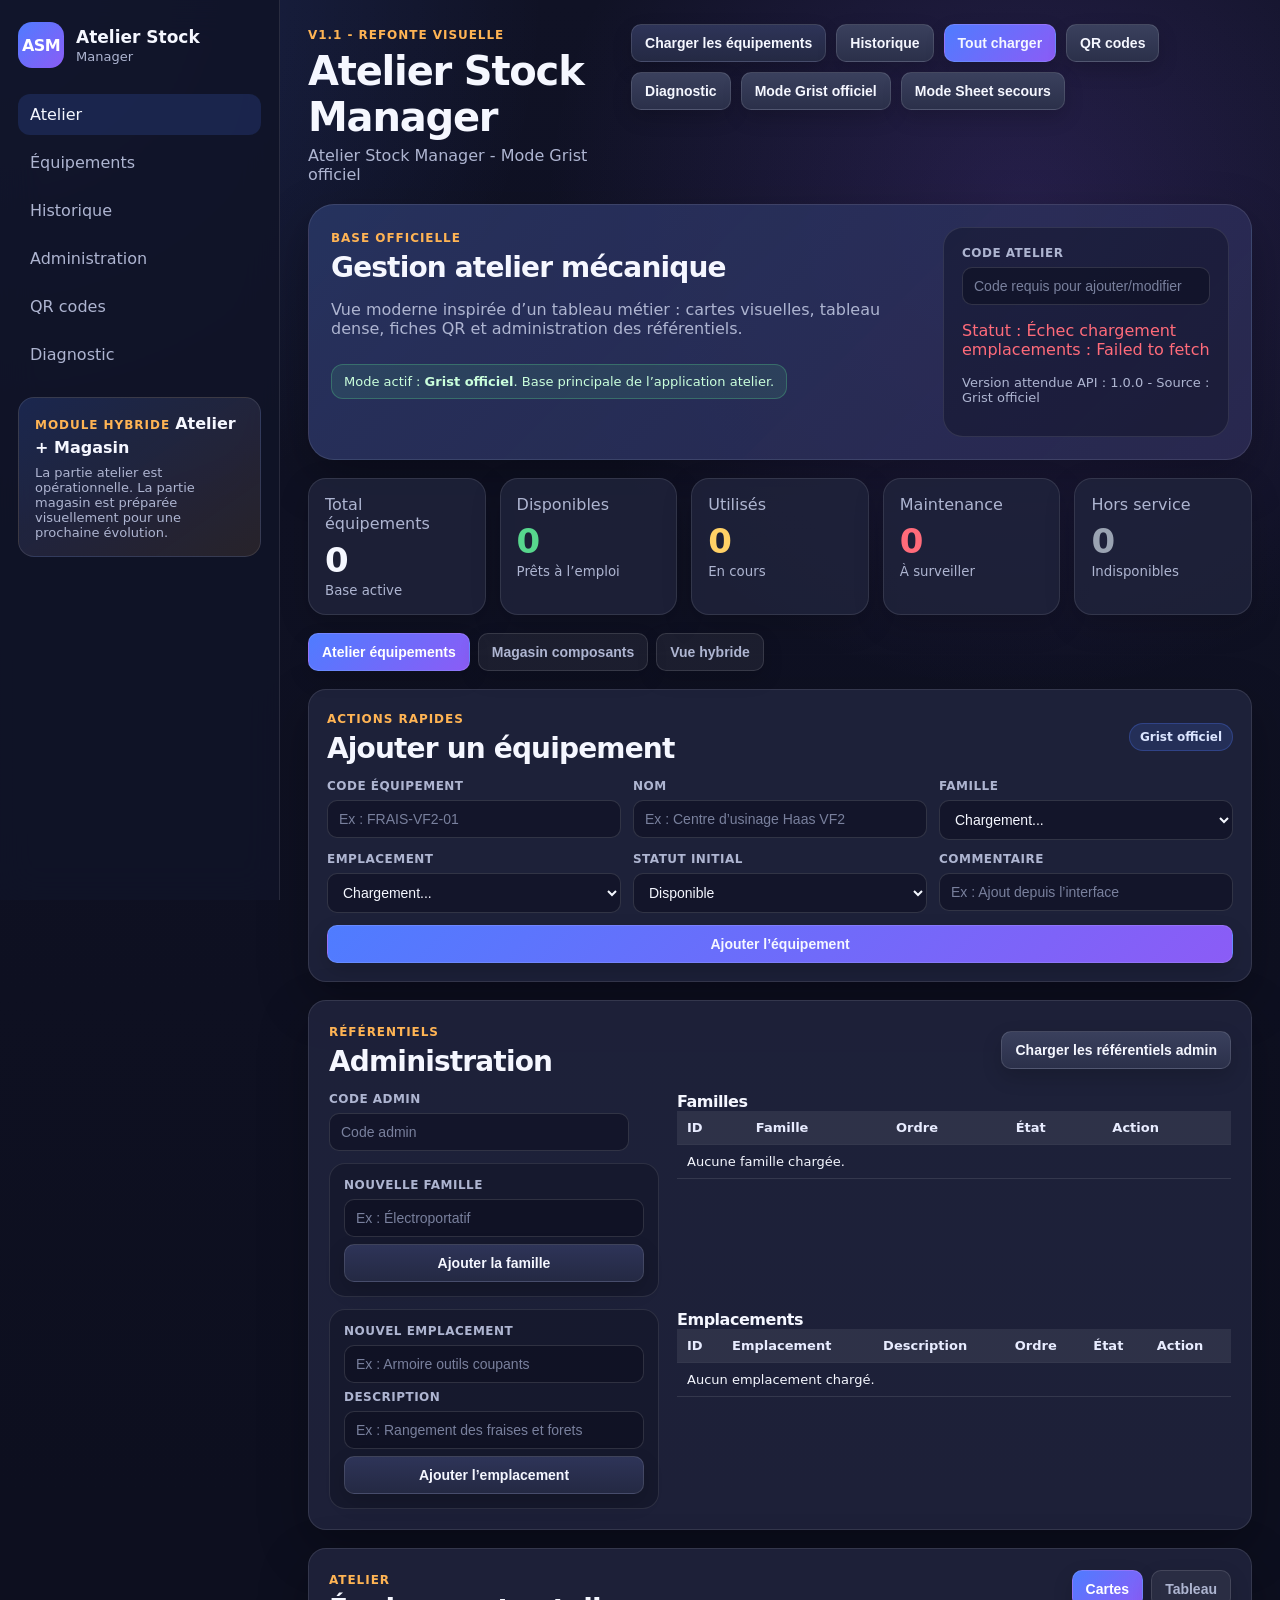
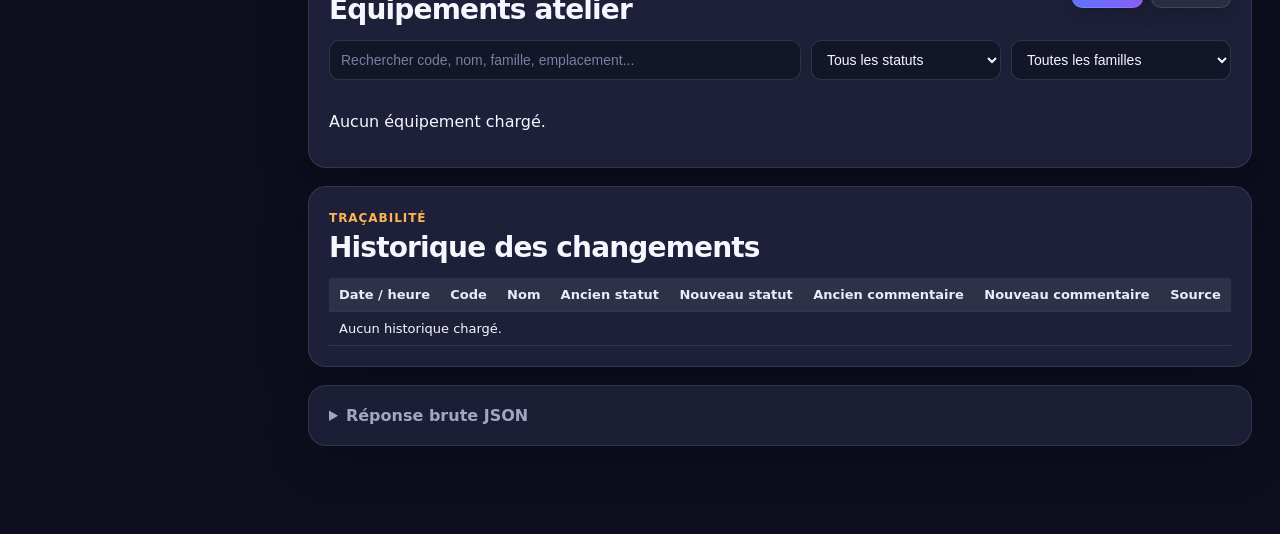
<file: index.html>
<!doctype html>
<html lang="fr">
<head>
  <meta charset="utf-8">
  <title>Atelier Stock Manager - V1.1 Hybride</title>
  <meta name="viewport" content="width=device-width, initial-scale=1">
  <link rel="stylesheet" href="style.css?v=110">
</head>

<body class="app-shell">
  <aside class="sidebar no-print">
    <div class="brand-block">
      <div class="brand-icon">ASM</div>
      <div>
        <strong>Atelier Stock</strong>
        <span>Manager</span>
      </div>
    </div>

    <nav class="side-nav">
      <a href="#atelierBoard" class="active">Atelier</a>
      <a href="#equipementsSection">Équipements</a>
      <a href="#historiqueSection">Historique</a>
      <a href="#adminSection">Administration</a>
      <a href="qrcodes.html">QR codes</a>
      <a href="diagnostic.html">Diagnostic</a>
    </nav>

    <div class="sidebar-card">
      <span class="eyebrow">Module hybride</span>
      <strong>Atelier + Magasin</strong>
      <p>La partie atelier est opérationnelle. La partie magasin est préparée visuellement pour une prochaine évolution.</p>
    </div>
  </aside>

  <main class="main-content">
    <header class="topbar no-print">
      <div>
        <p class="eyebrow">V1.1 - refonte visuelle</p>
        <h1>Atelier Stock Manager</h1>
        <p class="subtitle">Interface hybride atelier / magasin - Grist officiel</p>
      </div>
      <div class="topbar-actions actions">
        <button id="loadButton">Charger les équipements</button>
        <button id="historyButton" class="btn-secondary">Historique</button>
        <button id="refreshAllButton" class="btn-primary">Tout charger</button>
        <a href="qrcodes.html" target="_blank"><button type="button" class="btn-secondary">QR codes</button></a>
        <a href="diagnostic.html" target="_blank"><button type="button" class="btn-secondary">Diagnostic</button></a>
      </div>
    </header>

    <section class="hero-board" id="atelierBoard">
      <div class="hero-copy">
        <span class="eyebrow">Base officielle</span>
        <h2>Gestion atelier mécanique</h2>
        <p>Vue moderne inspirée d’un tableau métier : cartes visuelles, tableau dense, fiches QR et administration des référentiels.</p>
        <div class="mode-slot"></div>
      </div>
      <div class="pin-panel">
        <div class="form-field compact-field">
          <label for="writePin">Code atelier</label>
          <input id="writePin" type="password" placeholder="Code requis pour ajouter/modifier">
        </div>
        <p id="status">Statut : en attente</p>
        <p class="small">Version attendue API : 1.0.0 - Grist par défaut</p>
      </div>
    </section>

    <section class="dashboard-grid" aria-label="Indicateurs atelier">
      <article class="metric-card"><span>Total équipements</span><strong id="metricTotal">0</strong><small>Base active</small></article>
      <article class="metric-card success"><span>Disponibles</span><strong id="metricDisponible">0</strong><small>Prêts à l’emploi</small></article>
      <article class="metric-card warning"><span>Utilisés</span><strong id="metricUtilise">0</strong><small>En cours</small></article>
      <article class="metric-card danger"><span>Maintenance</span><strong id="metricMaintenance">0</strong><small>À surveiller</small></article>
      <article class="metric-card neutral"><span>Hors service</span><strong id="metricHorsService">0</strong><small>Indisponibles</small></article>
    </section>

    <section class="module-switch no-print">
      <button class="module-tab active" data-board="atelier">Atelier équipements</button>
      <button class="module-tab" data-board="magasin">Magasin composants</button>
      <button class="module-tab" data-board="hybride">Vue hybride</button>
    </section>

    <section class="card board-panel" id="magasinPreview" hidden>
      <div class="section-heading">
        <div>
          <p class="eyebrow">Préparation</p>
          <h2>Magasin composants</h2>
        </div>
        <span class="pill ghost">Module à connecter</span>
      </div>
      <div class="magasin-grid">
        <article class="stock-card preview-card"><div class="stock-image">CO</div><h3>Composants</h3><p>Quantités, seuil mini, fournisseur, QR code.</p></article>
        <article class="stock-card preview-card"><div class="stock-image">PR</div><h3>Profilés</h3><p>Bibliothèque d’éléments longs et références.</p></article>
        <article class="stock-card preview-card"><div class="stock-image">OU</div><h3>Outillage</h3><p>Stock, casiers, consommables, commandes.</p></article>
      </div>
      <p class="small">Cette zone prépare l’option hybride sans modifier les données actuelles. La V1.1 garde Grist atelier comme base principale.</p>
    </section>

    <section class="card compact-card no-print">
      <div class="section-heading">
        <div>
          <p class="eyebrow">Actions rapides</p>
          <h2>Ajouter un équipement</h2>
        </div>
        <span class="pill">Grist officiel</span>
      </div>

      <form id="addEquipementForm">
        <div class="form-grid">
          <div class="form-field">
            <label for="newCode">Code équipement</label>
            <input id="newCode" type="text" placeholder="Ex : FRAIS-VF2-01" required>
          </div>
          <div class="form-field">
            <label for="newNom">Nom</label>
            <input id="newNom" type="text" placeholder="Ex : Centre d’usinage Haas VF2" required>
          </div>
          <div class="form-field">
            <label for="newFamille">Famille</label>
            <select id="newFamille" required><option value="">Chargement...</option></select>
          </div>
          <div class="form-field">
            <label for="newEmplacement">Emplacement</label>
            <select id="newEmplacement" required><option value="">Chargement...</option></select>
          </div>
          <div class="form-field">
            <label for="newStatut">Statut initial</label>
            <select id="newStatut" required>
              <option value="Disponible">Disponible</option>
              <option value="Utilisé">Utilisé</option>
              <option value="Maintenance">Maintenance</option>
              <option value="Hors service">Hors service</option>
            </select>
          </div>
          <div class="form-field">
            <label for="newCommentaire">Commentaire</label>
            <input id="newCommentaire" type="text" placeholder="Ex : Ajout depuis l’interface">
          </div>
          <div class="form-field full">
            <button type="submit" class="btn-primary">Ajouter l’équipement</button>
          </div>
        </div>
      </form>
    </section>

    <section class="card no-print" id="adminSection">
      <div class="section-heading">
        <div>
          <p class="eyebrow">Référentiels</p>
          <h2>Administration</h2>
        </div>
        <button id="loadAdminReferentielsButton" type="button" class="btn-secondary">Charger les référentiels admin</button>
      </div>

      <div class="admin-layout">
        <div class="admin-forms">
          <div class="form-field compact-field">
            <label for="adminPin">Code admin</label>
            <input id="adminPin" type="password" placeholder="Code admin">
          </div>
          <form id="addFamilleForm" class="mini-form">
            <label for="newNomFamille">Nouvelle famille</label>
            <input id="newNomFamille" type="text" placeholder="Ex : Électroportatif" required>
            <button type="submit">Ajouter la famille</button>
          </form>
          <form id="addEmplacementForm" class="mini-form">
            <label for="newNomEmplacement">Nouvel emplacement</label>
            <input id="newNomEmplacement" type="text" placeholder="Ex : Armoire outils coupants" required>
            <label for="newDescriptionEmplacement">Description</label>
            <input id="newDescriptionEmplacement" type="text" placeholder="Ex : Rangement des fraises et forets">
            <button type="submit">Ajouter l’emplacement</button>
          </form>
        </div>

        <div class="admin-ref-grid">
          <div>
            <h3>Familles</h3>
            <div class="table-container">
              <table class="dense-table">
                <thead><tr><th>ID</th><th>Famille</th><th>Ordre</th><th>État</th><th>Action</th></tr></thead>
                <tbody id="adminFamillesBody"><tr><td colspan="5">Aucune famille chargée.</td></tr></tbody>
              </table>
            </div>
          </div>
          <div>
            <h3>Emplacements</h3>
            <div class="table-container">
              <table class="dense-table">
                <thead><tr><th>ID</th><th>Emplacement</th><th>Description</th><th>Ordre</th><th>État</th><th>Action</th></tr></thead>
                <tbody id="adminEmplacementsBody"><tr><td colspan="6">Aucun emplacement chargé.</td></tr></tbody>
              </table>
            </div>
          </div>
        </div>
      </div>
    </section>

    <section class="card" id="equipementsSection">
      <div class="section-heading">
        <div>
          <p class="eyebrow">Atelier</p>
          <h2>Équipements atelier</h2>
        </div>
        <div class="view-toggle no-print">
          <button id="viewCardsButton" type="button" class="active">Cartes</button>
          <button id="viewTableButton" type="button">Tableau</button>
        </div>
      </div>

      <div class="filters no-print">
        <input id="searchInput" type="search" placeholder="Rechercher code, nom, famille, emplacement...">
        <select id="statusFilter">
          <option value="">Tous les statuts</option>
          <option value="Disponible">Disponible</option>
          <option value="Utilisé">Utilisé</option>
          <option value="Maintenance">Maintenance</option>
          <option value="Hors service">Hors service</option>
        </select>
        <select id="familleFilter"><option value="">Toutes les familles</option></select>
      </div>

      <div id="cardsView" class="equipment-card-grid">
        <p>Aucun équipement chargé.</p>
      </div>

      <div id="tableView" class="table-container" hidden>
        <table class="dense-table">
          <thead>
            <tr>
              <th>Code</th><th>Nom</th><th>Famille</th><th>Emplacement</th><th>Statut actuel</th><th>Nouveau statut</th><th>Commentaire</th><th>Fiche</th><th>QR</th><th>Action</th>
            </tr>
          </thead>
          <tbody id="equipementsBody"><tr><td colspan="10">Aucune donnée chargée.</td></tr></tbody>
        </table>
      </div>
    </section>

    <section class="card" id="historiqueSection">
      <div class="section-heading">
        <div>
          <p class="eyebrow">Traçabilité</p>
          <h2>Historique des changements</h2>
        </div>
      </div>
      <div class="table-container">
        <table class="dense-table">
          <thead>
            <tr><th>Date / heure</th><th>Code</th><th>Nom</th><th>Ancien statut</th><th>Nouveau statut</th><th>Ancien commentaire</th><th>Nouveau commentaire</th><th>Source</th></tr>
          </thead>
          <tbody id="historiqueBody"><tr><td colspan="8">Aucun historique chargé.</td></tr></tbody>
        </table>
      </div>
    </section>

    <section class="card debug-card no-print">
      <details>
        <summary>Réponse brute JSON</summary>
        <pre id="rawJson">Aucune réponse pour le moment.</pre>
      </details>
    </section>
  </main>

  <script src="app.js?v=110"></script>
</body>
</html>
</file>
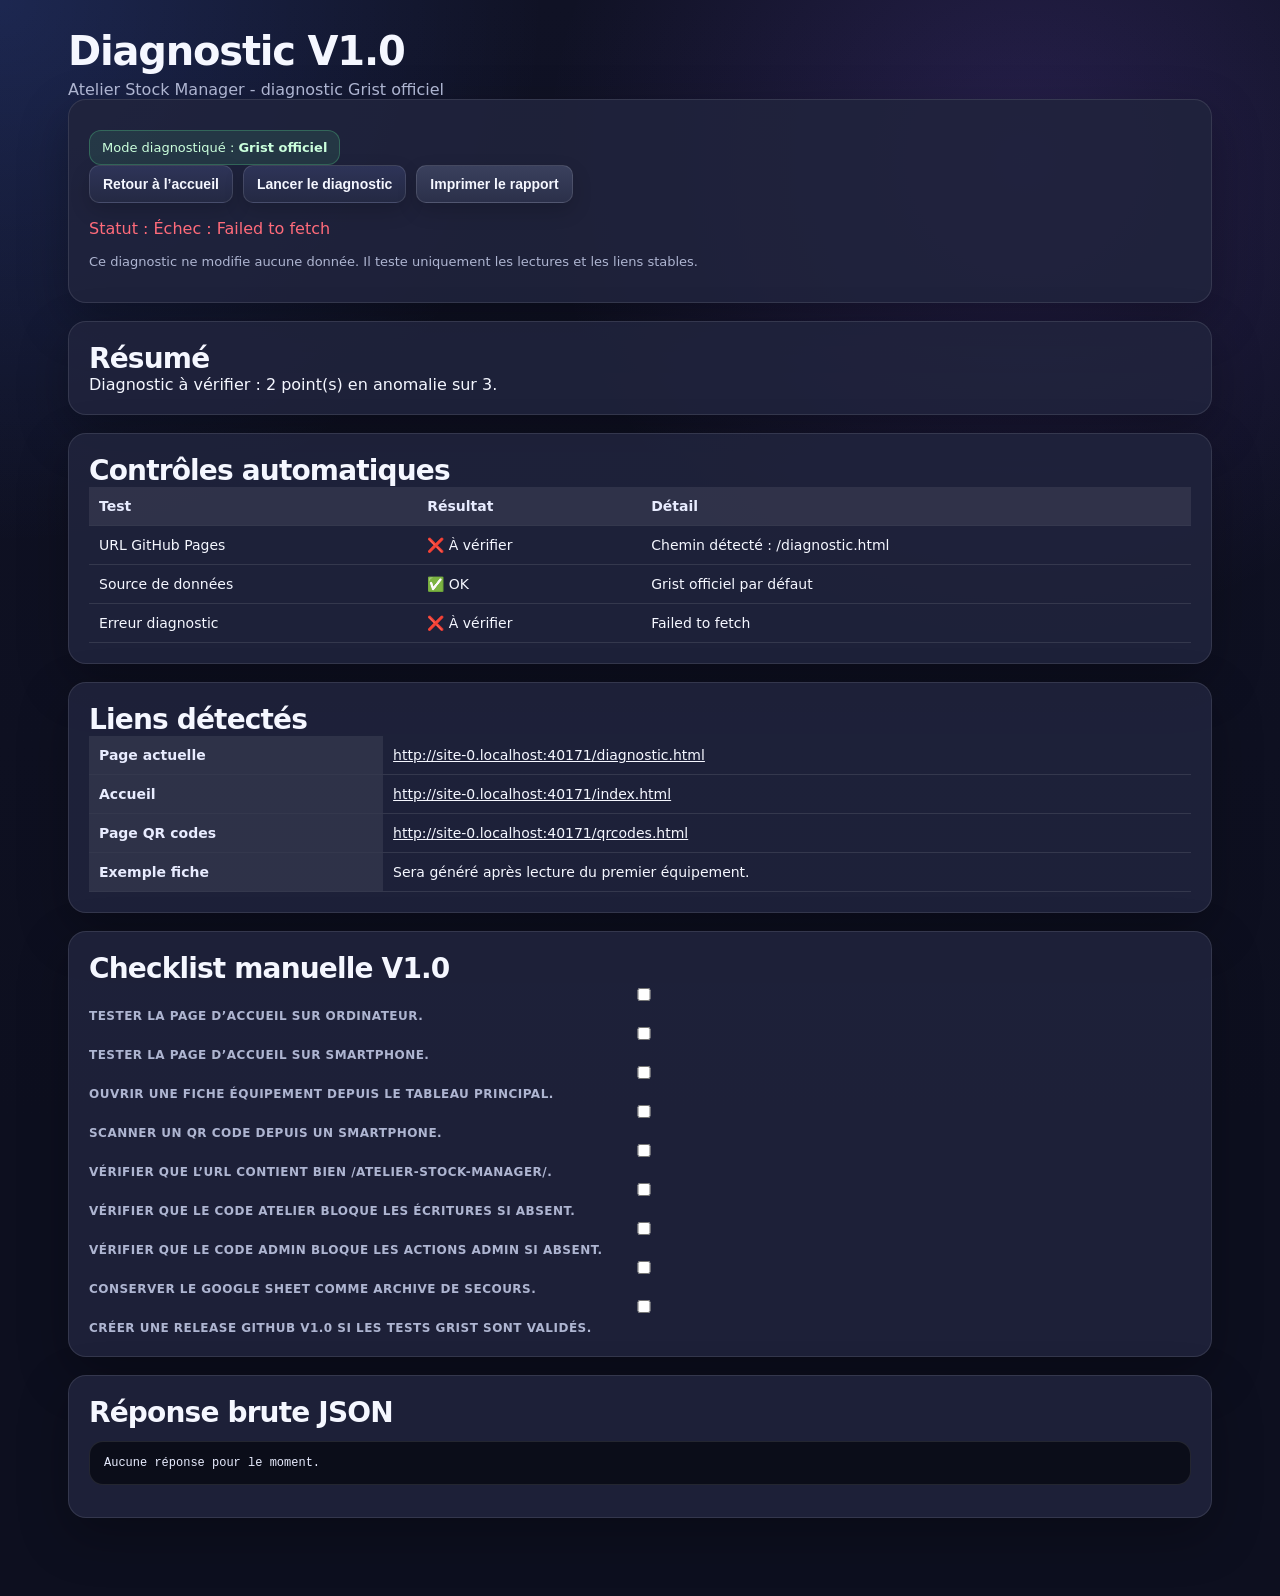
<file: diagnostic.html>
<!doctype html>
<html lang="fr">
<head>
  <meta charset="utf-8">
  <title>Diagnostic V1.0 - Atelier Stock Manager</title>
  <meta name="viewport" content="width=device-width, initial-scale=1">

  <link rel="stylesheet" href="style.css?v=110">
</head>

<body>
  <header>
    <h1>Diagnostic V1.0</h1>
    <p class="subtitle">Atelier Stock Manager - contrôle de stabilisation</p>
  </header>

  <section class="card no-print">
    <div class="actions">
      <a href="index.html"><button type="button">Retour à l’accueil</button></a>
      <button id="runDiagnosticButton" type="button">Lancer le diagnostic</button>
      <button id="printButton" type="button" class="btn-secondary">Imprimer le rapport</button>
    </div>
    <p id="status">Statut : en attente</p>
    <p class="small">
      Ce diagnostic ne modifie aucune donnée. Il teste uniquement les lectures et les liens stables.
    </p>
  </section>

  <section class="card">
    <h2>Résumé</h2>
    <div id="summaryBox" class="diagnostic-summary">
      Diagnostic non lancé.
    </div>
  </section>

  <section class="card">
    <h2>Contrôles automatiques</h2>
    <div class="table-container">
      <table>
        <thead>
          <tr>
            <th>Test</th>
            <th>Résultat</th>
            <th>Détail</th>
          </tr>
        </thead>
        <tbody id="diagnosticBody">
          <tr>
            <td colspan="3">Aucun test lancé.</td>
          </tr>
        </tbody>
      </table>
    </div>
  </section>

  <section class="card">
    <h2>Liens détectés</h2>
    <table>
      <tbody>
        <tr>
          <th>Page actuelle</th>
          <td id="currentUrl"></td>
        </tr>
        <tr>
          <th>Accueil</th>
          <td id="homeUrl"></td>
        </tr>
        <tr>
          <th>Page QR codes</th>
          <td id="qrUrl"></td>
        </tr>
        <tr>
          <th>Exemple fiche</th>
          <td id="ficheUrl"></td>
        </tr>
      </tbody>
    </table>
  </section>

  <section class="card">
    <h2>Checklist manuelle V1.0</h2>
    <div class="checklist">
      <label><input type="checkbox"> Tester la page d’accueil sur ordinateur.</label>
      <label><input type="checkbox"> Tester la page d’accueil sur smartphone.</label>
      <label><input type="checkbox"> Ouvrir une fiche équipement depuis le tableau principal.</label>
      <label><input type="checkbox"> Scanner un QR code depuis un smartphone.</label>
      <label><input type="checkbox"> Vérifier que l’URL contient bien /atelier-stock-manager/.</label>
      <label><input type="checkbox"> Vérifier que le code atelier bloque les écritures si absent.</label>
      <label><input type="checkbox"> Vérifier que le code admin bloque les actions admin si absent.</label>
      <label><input type="checkbox"> Conserver le Google Sheet comme archive de secours.</label>
      <label><input type="checkbox"> Créer une release GitHub v1.0 si les tests Grist sont validés.</label>
    </div>
  </section>

  <section class="card">
    <h2>Réponse brute JSON</h2>
    <pre id="rawJson">Aucune réponse pour le moment.</pre>
  </section>

  <script src="diagnostic.js?v=110b"></script>
</body>
</html>
</file>
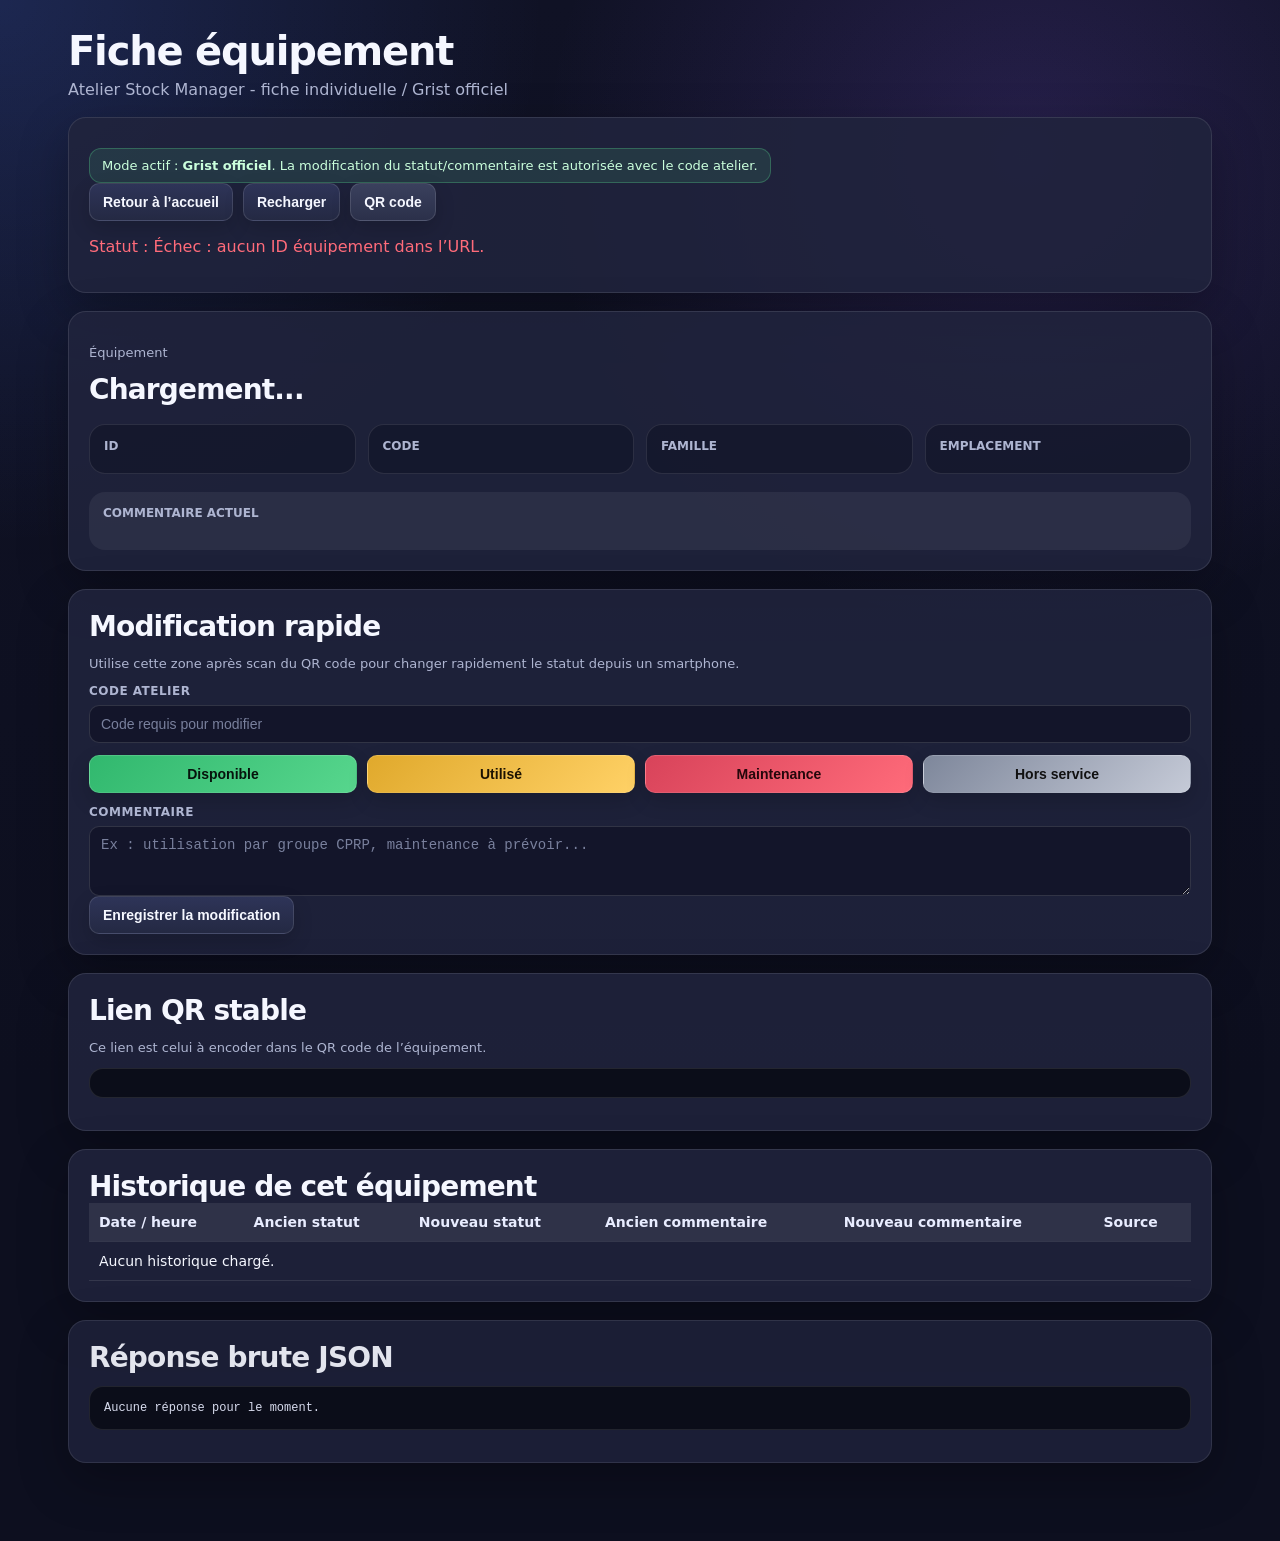
<file: fiche.html>
<!doctype html>
<html lang="fr">
<head>
  <meta charset="utf-8">
  <title>Fiche équipement - Atelier Stock Manager</title>
  <meta name="viewport" content="width=device-width, initial-scale=1">

  <link rel="stylesheet" href="style.css?v=110">
</head>

<body class="fiche-page">
  <header class="mobile-header">
    <h1>Fiche équipement</h1>
    <p class="subtitle">Atelier Stock Manager - usage terrain / smartphone</p>
  </header>

  <section class="card no-print">
    <div class="actions">
      <a href="index.html">
        <button type="button">Retour à l’accueil</button>
      </a>
      <button id="reloadButton" type="button">Recharger</button>
      <a id="qrPageLink" href="qrcodes.html" target="_blank">
        <button type="button" class="btn-secondary">QR code</button>
      </a>
    </div>

    <p id="status">Statut : en attente</p>
  </section>

  <section class="card fiche-hero">
    <div class="fiche-hero-top">
      <div>
        <p class="small label-muted">Équipement</p>
        <h2 id="equipementTitle">Chargement...</h2>
      </div>
      <div id="ficheStatutHero" class="fiche-statut-hero"></div>
    </div>

    <div class="fiche-info-grid">
      <div class="info-tile">
        <span>ID</span>
        <strong id="ficheId"></strong>
      </div>
      <div class="info-tile">
        <span>Code</span>
        <strong id="ficheCode"></strong>
      </div>
      <div class="info-tile">
        <span>Famille</span>
        <strong id="ficheFamille"></strong>
      </div>
      <div class="info-tile">
        <span>Emplacement</span>
        <strong id="ficheEmplacement"></strong>
      </div>
    </div>

    <div class="comment-box">
      <span>Commentaire actuel</span>
      <p id="ficheCommentaire"></p>
    </div>
  </section>

  <section class="card mobile-action-card no-print">
    <h2>Modification rapide</h2>
    <p class="small">
      Utilise cette zone après scan du QR code pour changer rapidement le statut depuis un smartphone.
    </p>

    <div class="form-field">
      <label for="writePin">Code atelier</label>
      <input id="writePin" type="password" autocomplete="off" placeholder="Code requis pour modifier">
    </div>

    <div class="status-button-grid" id="quickStatusButtons">
      <button type="button" data-statut="Disponible" class="quick-status statut-button-disponible">Disponible</button>
      <button type="button" data-statut="Utilisé" class="quick-status statut-button-utilise">Utilisé</button>
      <button type="button" data-statut="Maintenance" class="quick-status statut-button-maintenance">Maintenance</button>
      <button type="button" data-statut="Hors service" class="quick-status statut-button-hors-service">Hors service</button>
    </div>

    <div class="form-field">
      <label for="quickCommentaire">Commentaire</label>
      <textarea id="quickCommentaire" rows="3" placeholder="Ex : utilisation par groupe CPRP, maintenance à prévoir..."></textarea>
    </div>

    <div class="actions mobile-actions-full">
      <button id="saveQuickStatusButton" type="button">Enregistrer la modification</button>
    </div>
  </section>

  <section class="card">
    <h2>Lien QR stable</h2>
    <p class="small">
      Ce lien est celui à encoder dans le QR code de l’équipement.
    </p>
    <pre id="qrLink" class="qr-link-box"></pre>
  </section>

  <section class="card">
    <h2>Historique de cet équipement</h2>

    <div class="table-container history-mobile-container">
      <table>
        <thead>
          <tr>
            <th>Date / heure</th>
            <th>Ancien statut</th>
            <th>Nouveau statut</th>
            <th>Ancien commentaire</th>
            <th>Nouveau commentaire</th>
            <th>Source</th>
          </tr>
        </thead>
        <tbody id="ficheHistoriqueBody">
          <tr>
            <td colspan="6">Aucun historique chargé.</td>
          </tr>
        </tbody>
      </table>
    </div>
  </section>

  <section class="card debug-card no-print">
    <h2>Réponse brute JSON</h2>
    <pre id="rawJson">Aucune réponse pour le moment.</pre>
  </section>

  <script src="fiche.js?v=110"></script>
</body>
</html>
</file>
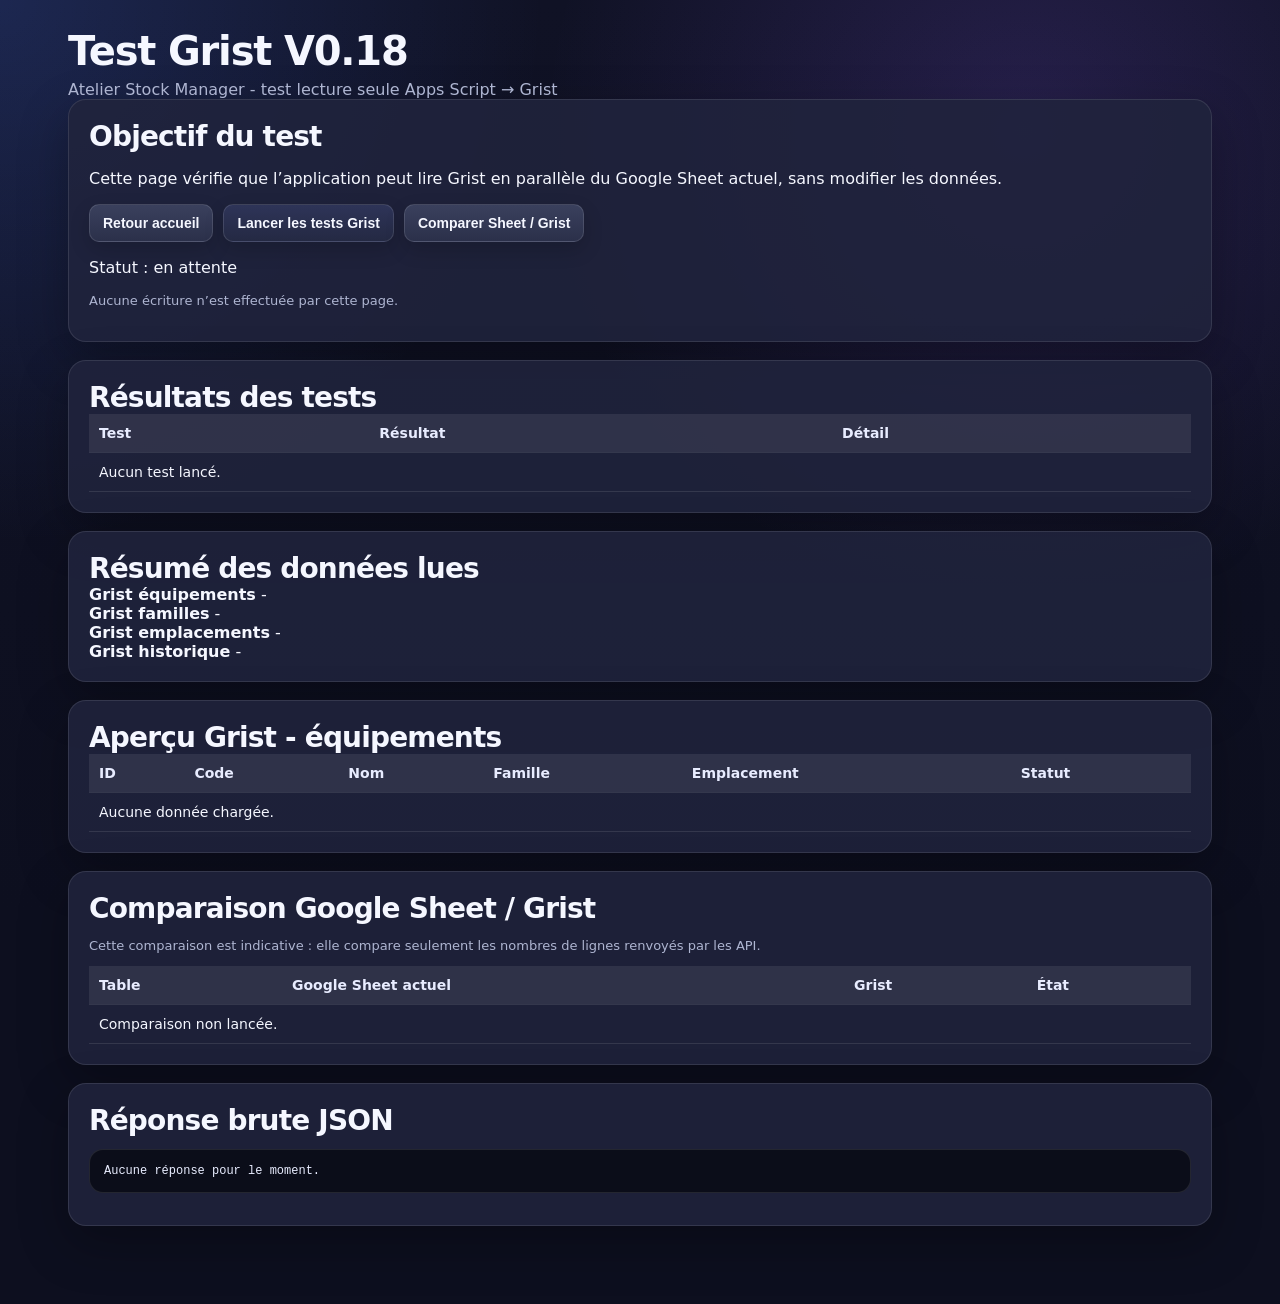
<file: grist-test.html>
<!doctype html>
<html lang="fr">
<head>
  <meta charset="utf-8">
  <title>Test Grist V0.18 - Atelier Stock Manager</title>
  <meta name="viewport" content="width=device-width, initial-scale=1">
  <link rel="stylesheet" href="style.css?v=110">
</head>

<body>
  <header>
    <h1>Test Grist V0.18</h1>
    <p class="subtitle">Atelier Stock Manager - test lecture seule Apps Script → Grist</p>
  </header>

  <section class="card">
    <h2>Objectif du test</h2>
    <p>
      Cette page vérifie que l’application peut lire Grist en parallèle du Google Sheet actuel,
      sans modifier les données.
    </p>

    <div class="actions">
      <a href="index.html"><button type="button" class="btn-secondary">Retour accueil</button></a>
      <button id="runTestsButton" type="button">Lancer les tests Grist</button>
      <button id="compareButton" type="button" class="btn-secondary">Comparer Sheet / Grist</button>
    </div>

    <p id="status">Statut : en attente</p>
    <p class="small">Aucune écriture n’est effectuée par cette page.</p>
  </section>

  <section class="card">
    <h2>Résultats des tests</h2>
    <div class="table-container">
      <table>
        <thead>
          <tr>
            <th>Test</th>
            <th>Résultat</th>
            <th>Détail</th>
          </tr>
        </thead>
        <tbody id="testsBody">
          <tr><td colspan="3">Aucun test lancé.</td></tr>
        </tbody>
      </table>
    </div>
  </section>

  <section class="card">
    <h2>Résumé des données lues</h2>
    <div class="summary-grid">
      <div class="summary-box">
        <strong>Grist équipements</strong>
        <span id="countGristEquipements">-</span>
      </div>
      <div class="summary-box">
        <strong>Grist familles</strong>
        <span id="countGristFamilles">-</span>
      </div>
      <div class="summary-box">
        <strong>Grist emplacements</strong>
        <span id="countGristEmplacements">-</span>
      </div>
      <div class="summary-box">
        <strong>Grist historique</strong>
        <span id="countGristHistorique">-</span>
      </div>
    </div>
  </section>

  <section class="card">
    <h2>Aperçu Grist - équipements</h2>
    <div class="table-container">
      <table>
        <thead>
          <tr>
            <th>ID</th>
            <th>Code</th>
            <th>Nom</th>
            <th>Famille</th>
            <th>Emplacement</th>
            <th>Statut</th>
          </tr>
        </thead>
        <tbody id="gristEquipementsBody">
          <tr><td colspan="6">Aucune donnée chargée.</td></tr>
        </tbody>
      </table>
    </div>
  </section>

  <section class="card">
    <h2>Comparaison Google Sheet / Grist</h2>
    <p class="small">
      Cette comparaison est indicative : elle compare seulement les nombres de lignes renvoyés par les API.
    </p>
    <div class="table-container">
      <table>
        <thead>
          <tr>
            <th>Table</th>
            <th>Google Sheet actuel</th>
            <th>Grist</th>
            <th>État</th>
          </tr>
        </thead>
        <tbody id="compareBody">
          <tr><td colspan="4">Comparaison non lancée.</td></tr>
        </tbody>
      </table>
    </div>
  </section>

  <section class="card">
    <h2>Réponse brute JSON</h2>
    <pre id="rawJson">Aucune réponse pour le moment.</pre>
  </section>

  <script src="grist-test.js?v=110"></script>
</body>
</html>
</file>
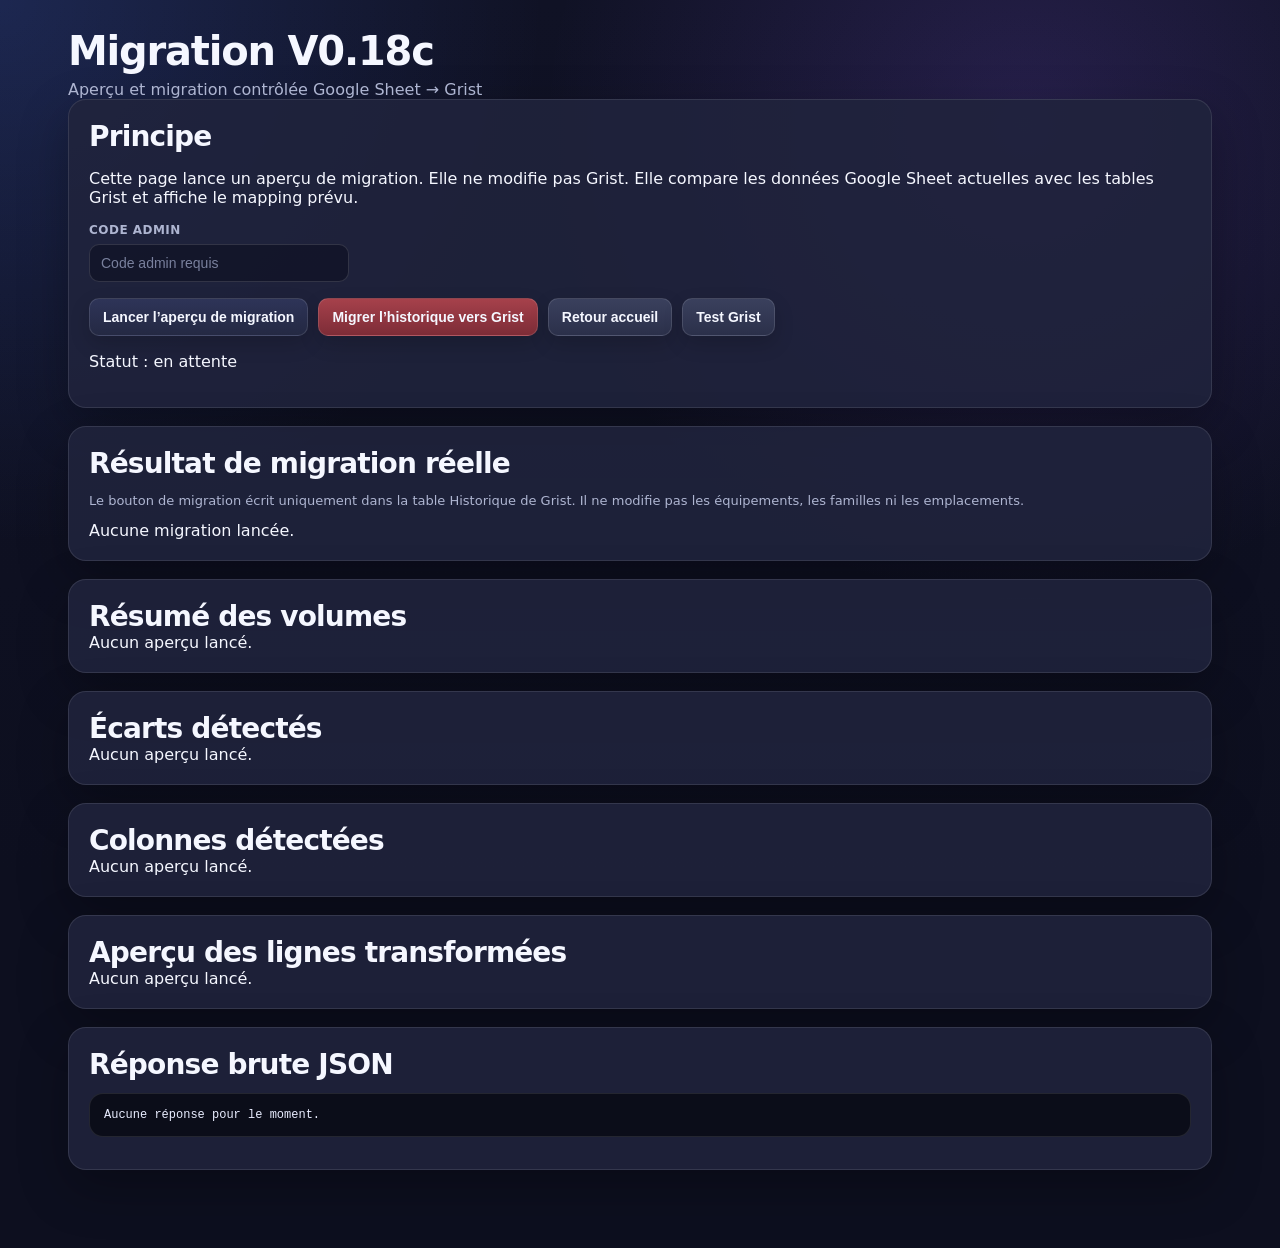
<file: migration-test.html>
<!doctype html>
<html lang="fr">
<head>
  <meta charset="utf-8">
  <title>Migration V0.18c - Atelier Stock Manager</title>
  <meta name="viewport" content="width=device-width, initial-scale=1">
  <link rel="stylesheet" href="style.css?v=110">
</head>
<body>
  <header>
    <h1>Migration V0.18c</h1>
    <p class="subtitle">Aperçu et migration contrôlée Google Sheet → Grist</p>
  </header>

  <section class="card">
    <h2>Principe</h2>
    <p>
      Cette page lance un aperçu de migration. Elle ne modifie pas Grist.
      Elle compare les données Google Sheet actuelles avec les tables Grist et affiche le mapping prévu.
    </p>

    <div class="form-field" style="max-width: 260px; margin-bottom: 16px;">
      <label for="adminPin">Code admin</label>
      <input id="adminPin" type="password" placeholder="Code admin requis">
    </div>

    <div class="actions">
      <button id="previewButton" type="button">Lancer l’aperçu de migration</button>
      <button id="migrateHistoriqueButton" type="button" class="btn-warning">Migrer l’historique vers Grist</button>
      <a href="index.html"><button type="button" class="btn-secondary">Retour accueil</button></a>
      <a href="grist-test.html"><button type="button" class="btn-secondary">Test Grist</button></a>
    </div>

    <p id="status">Statut : en attente</p>
  </section>

  <section class="card">
    <h2>Résultat de migration réelle</h2>
    <p class="small">
      Le bouton de migration écrit uniquement dans la table Historique de Grist. Il ne modifie pas les équipements, les familles ni les emplacements.
    </p>
    <div id="migrationResult">Aucune migration lancée.</div>
  </section>

  <section class="card">
    <h2>Résumé des volumes</h2>
    <div id="countsSummary">Aucun aperçu lancé.</div>
  </section>

  <section class="card">
    <h2>Écarts détectés</h2>
    <div id="diffsSummary">Aucun aperçu lancé.</div>
  </section>

  <section class="card">
    <h2>Colonnes détectées</h2>
    <div id="columnsSummary">Aucun aperçu lancé.</div>
  </section>

  <section class="card">
    <h2>Aperçu des lignes transformées</h2>
    <div id="samplesSummary">Aucun aperçu lancé.</div>
  </section>

  <section class="card">
    <h2>Réponse brute JSON</h2>
    <pre id="rawJson">Aucune réponse pour le moment.</pre>
  </section>

  <script src="migration-test.js?v=019c"></script>
</body>
</html>
</file>
<file: style.css>
:root {
  --bg: #101225;
  --bg-2: #171a31;
  --panel: #20243d;
  --panel-2: #2a2e49;
  --panel-3: #343857;
  --text: #f5f7ff;
  --muted: #aeb5d1;
  --muted-2: #79809d;
  --line: rgba(255,255,255,0.10);
  --accent: #4f7cff;
  --accent-2: #8b5cf6;
  --green: #57d68d;
  --yellow: #ffd166;
  --red: #ff6b7a;
  --gray: #9aa3b2;
  --orange: #ffb454;
  --shadow: 0 18px 50px rgba(0,0,0,.28);
  --radius: 18px;
}

* { box-sizing: border-box; }
html { scroll-behavior: smooth; }
body {
  margin: 0;
  min-height: 100vh;
  font-family: Inter, ui-sans-serif, system-ui, -apple-system, BlinkMacSystemFont, "Segoe UI", Arial, sans-serif;
  color: var(--text);
  background:
    radial-gradient(circle at top left, rgba(79,124,255,.20), transparent 34rem),
    radial-gradient(circle at 80% 10%, rgba(139,92,246,.18), transparent 30rem),
    linear-gradient(180deg, var(--bg), #0d0f1f 70%);
}

body:not(.app-shell) {
  max-width: 1180px;
  margin: 0 auto;
  padding: 28px 18px 60px;
}

.app-shell {
  display: grid;
  grid-template-columns: 280px minmax(0, 1fr);
}

.sidebar {
  position: sticky;
  top: 0;
  height: 100vh;
  padding: 22px 18px;
  background: rgba(17, 20, 39, .88);
  border-right: 1px solid var(--line);
  backdrop-filter: blur(18px);
  overflow-y: auto;
}

.brand-block {
  display: flex;
  gap: 12px;
  align-items: center;
  margin-bottom: 26px;
}
.brand-icon {
  display: grid;
  place-items: center;
  width: 46px;
  height: 46px;
  border-radius: 14px;
  background: linear-gradient(135deg, var(--accent), var(--accent-2));
  color: #fff;
  font-weight: 900;
  letter-spacing: -.04em;
}
.brand-block strong { display: block; font-size: 17px; }
.brand-block span { display: block; color: var(--muted); font-size: 13px; margin-top: 2px; }

.side-nav {
  display: grid;
  gap: 7px;
  margin-bottom: 22px;
}
.side-nav a {
  color: var(--muted);
  text-decoration: none;
  padding: 11px 12px;
  border-radius: 12px;
  transition: .2s ease;
}
.side-nav a:hover, .side-nav a.active {
  color: var(--text);
  background: rgba(79,124,255,.16);
}
.sidebar-card {
  padding: 16px;
  border-radius: 16px;
  background: linear-gradient(145deg, rgba(79,124,255,.18), rgba(255,180,84,.10));
  border: 1px solid var(--line);
}
.sidebar-card p { color: var(--muted); font-size: 13px; margin: 8px 0 0; }

.main-content {
  min-width: 0;
  padding: 24px 28px 70px;
}

.topbar {
  display: flex;
  align-items: flex-start;
  justify-content: space-between;
  gap: 18px;
  margin-bottom: 20px;
}
h1, h2, h3 { margin: 0; letter-spacing: -.03em; }
h1 { font-size: clamp(26px, 4vw, 40px); }
h2 { font-size: clamp(20px, 3vw, 28px); }
h3 { font-size: 16px; }
.subtitle { color: var(--muted); margin: 6px 0 0; }
.eyebrow {
  display: inline-block;
  margin: 0 0 6px;
  color: var(--orange);
  font-size: 12px;
  font-weight: 800;
  letter-spacing: .08em;
  text-transform: uppercase;
}

.actions, .topbar-actions, .qr-toolbar, .mobile-actions-full {
  display: flex;
  gap: 10px;
  flex-wrap: wrap;
  align-items: center;
}

button, .button-like {
  appearance: none;
  border: 1px solid rgba(255,255,255,.12);
  color: var(--text);
  background: linear-gradient(180deg, #2e3458, #242943);
  border-radius: 10px;
  padding: 10px 13px;
  font-size: 14px;
  font-weight: 750;
  cursor: pointer;
  box-shadow: 0 8px 20px rgba(0,0,0,.16);
  transition: transform .15s ease, border-color .15s ease, background .15s ease;
}
button:hover { transform: translateY(-1px); border-color: rgba(255,255,255,.22); }
button:disabled { opacity: .55; cursor: not-allowed; transform: none; }
.btn-primary { background: linear-gradient(135deg, var(--accent), var(--accent-2)); }
.btn-secondary { background: linear-gradient(180deg, #3a405d, #2b304a); }
.btn-warning { background: linear-gradient(180deg, #a6414b, #7d2c37); }
.btn-success { background: linear-gradient(180deg, #2d9865, #1f764d); }

a { color: inherit; }

.hero-board {
  display: grid;
  grid-template-columns: minmax(0, 1.35fr) minmax(280px, .65fr);
  gap: 18px;
  padding: 22px;
  border: 1px solid var(--line);
  border-radius: 26px;
  background:
    linear-gradient(135deg, rgba(79,124,255,.18), rgba(139,92,246,.10)),
    rgba(32,36,61,.84);
  box-shadow: var(--shadow);
  margin-bottom: 18px;
}
.hero-copy p { max-width: 760px; color: var(--muted); }
.pin-panel {
  padding: 18px;
  border-radius: 20px;
  background: rgba(13,15,31,.42);
  border: 1px solid var(--line);
}

.card {
  background: rgba(32,36,61,.88);
  border: 1px solid var(--line);
  border-radius: var(--radius);
  box-shadow: var(--shadow);
  padding: 20px;
  margin-bottom: 18px;
}
.compact-card { padding: 18px; }
.section-heading {
  display: flex;
  align-items: center;
  justify-content: space-between;
  gap: 14px;
  margin-bottom: 14px;
}
.pill {
  display: inline-flex;
  align-items: center;
  gap: 6px;
  padding: 6px 10px;
  border-radius: 999px;
  background: rgba(79,124,255,.16);
  color: #dbe5ff;
  border: 1px solid rgba(79,124,255,.28);
  font-size: 12px;
  font-weight: 800;
}
.pill.ghost { background: rgba(255,255,255,.08); color: var(--muted); border-color: var(--line); }
.small { font-size: 13px; color: var(--muted); }

.dashboard-grid {
  display: grid;
  grid-template-columns: repeat(5, minmax(0, 1fr));
  gap: 14px;
  margin-bottom: 18px;
}
.metric-card {
  padding: 16px;
  border-radius: 18px;
  background: rgba(32,36,61,.78);
  border: 1px solid var(--line);
  box-shadow: 0 10px 30px rgba(0,0,0,.18);
}
.metric-card span, .metric-card small { color: var(--muted); display: block; }
.metric-card strong { display: block; font-size: 34px; line-height: 1; margin: 10px 0 6px; }
.metric-card.success strong { color: var(--green); }
.metric-card.warning strong { color: var(--yellow); }
.metric-card.danger strong { color: var(--red); }
.metric-card.neutral strong { color: var(--gray); }

.module-switch, .view-toggle {
  display: flex;
  gap: 8px;
  flex-wrap: wrap;
  margin-bottom: 18px;
}
.module-tab, .view-toggle button {
  background: rgba(255,255,255,.06);
  color: var(--muted);
}
.module-tab.active, .view-toggle button.active {
  color: white;
  background: linear-gradient(135deg, var(--accent), var(--accent-2));
}

.form-grid {
  display: grid;
  grid-template-columns: repeat(3, minmax(0, 1fr));
  gap: 12px;
}
.form-field, .mini-form {
  display: flex;
  flex-direction: column;
  gap: 7px;
}
.form-field.full { grid-column: 1 / -1; }
.compact-field { max-width: 300px; }
label { color: var(--muted); font-size: 12px; font-weight: 800; text-transform: uppercase; letter-spacing: .04em; }
input, select, textarea {
  width: 100%;
  color: var(--text);
  background: rgba(13,15,31,.58);
  border: 1px solid rgba(255,255,255,.13);
  border-radius: 10px;
  padding: 10px 11px;
  font-size: 14px;
  outline: none;
}
textarea { resize: vertical; }
input::placeholder, textarea::placeholder { color: var(--muted-2); }
input:focus, select:focus, textarea:focus { border-color: rgba(79,124,255,.75); box-shadow: 0 0 0 3px rgba(79,124,255,.12); }

.filters {
  display: grid;
  grid-template-columns: minmax(260px, 1fr) 190px 220px;
  gap: 10px;
  margin-bottom: 16px;
}

.table-container { overflow-x: auto; }
table { width: 100%; border-collapse: collapse; background: transparent; }
th, td {
  border-bottom: 1px solid var(--line);
  padding: 11px 10px;
  text-align: left;
  vertical-align: middle;
  font-size: 14px;
}
th {
  position: sticky;
  top: 0;
  z-index: 1;
  color: #e8ecff;
  background: rgba(255,255,255,.08);
  font-weight: 850;
}
tr:hover td { background: rgba(255,255,255,.035); }
.dense-table th, .dense-table td { font-size: 13px; padding: 9px 10px; }

.badge {
  display: inline-flex;
  align-items: center;
  justify-content: center;
  min-width: 74px;
  padding: 6px 10px;
  border-radius: 999px;
  font-size: 12px;
  font-weight: 850;
  color: #08111f;
}
.statut-disponible { background: var(--green); }
.statut-utilise { background: var(--yellow); }
.statut-maintenance { background: var(--red); color: #2b0610; }
.statut-hors-service { background: #c5cad7; color: #111; }

.equipment-card-grid {
  display: grid;
  grid-template-columns: repeat(auto-fill, minmax(255px, 1fr));
  gap: 14px;
}
.equipment-card {
  overflow: hidden;
  border-radius: 18px;
  background: rgba(25,28,49,.98);
  border: 1px solid var(--line);
  box-shadow: 0 14px 34px rgba(0,0,0,.22);
}
.equipment-visual {
  height: 130px;
  display: grid;
  place-items: center;
  background:
    radial-gradient(circle at center, rgba(255,255,255,.20), transparent 45%),
    linear-gradient(135deg, #404765, #252a46);
}
.equipment-icon {
  display: grid;
  place-items: center;
  width: 78px;
  height: 78px;
  border-radius: 24px;
  color: #fff;
  font-size: 38px;
  background: linear-gradient(135deg, rgba(79,124,255,.95), rgba(139,92,246,.9));
  box-shadow: 0 20px 40px rgba(0,0,0,.22);
}
.equipment-card-body { padding: 14px; }
.equipment-card-head {
  display: flex;
  align-items: flex-start;
  justify-content: space-between;
  gap: 10px;
  margin-bottom: 10px;
}
.equipment-card h3 { font-size: 17px; margin-bottom: 3px; }
.equipment-card p { margin: 0; color: var(--muted); }
.card-meta {
  display: grid;
  grid-template-columns: 1fr;
  gap: 6px;
  margin: 12px 0;
}
.card-meta span {
  padding: 7px 9px;
  border-radius: 10px;
  color: #dbe1ff;
  background: rgba(255,255,255,.06);
  font-size: 13px;
}
.card-comment {
  min-height: 38px;
  font-size: 13px;
}
.card-actions { display: flex; gap: 8px; margin-top: 12px; }
.card-actions a, .card-actions button { flex: 1; }
.card-actions button { width: 100%; }

.magasin-grid {
  display: grid;
  grid-template-columns: repeat(3, minmax(0, 1fr));
  gap: 14px;
}
.stock-card {
  padding: 16px;
  border-radius: 18px;
  background: rgba(13,15,31,.45);
  border: 1px dashed rgba(255,255,255,.20);
}
.stock-image {
  display: grid;
  place-items: center;
  width: 86px;
  height: 70px;
  margin-bottom: 12px;
  border-radius: 14px;
  background: rgba(255,255,255,.92);
  color: #171a31;
  font-weight: 900;
}

.admin-layout {
  display: grid;
  grid-template-columns: 330px minmax(0, 1fr);
  gap: 18px;
}
.admin-forms {
  display: grid;
  gap: 12px;
  align-self: start;
}
.mini-form {
  padding: 14px;
  border-radius: 16px;
  background: rgba(13,15,31,.40);
  border: 1px solid var(--line);
}
.admin-ref-grid {
  display: grid;
  grid-template-columns: 1fr;
  gap: 18px;
}
.ref-inactive { opacity: .55; }
.ref-inactive td { background: rgba(255,255,255,.025); }
hr { border: none; border-top: 1px solid var(--line); margin: 20px 0; }

.source-banner {
  display: inline-block;
  padding: 9px 12px;
  border-radius: 12px;
  border: 1px solid var(--line);
  font-size: 13px;
  margin-top: 10px;
}
.source-grist { background: rgba(87,214,141,.12); color: #caffdc; border-color: rgba(87,214,141,.30); }
.source-sheet { background: rgba(255,209,102,.13); color: #ffeab0; border-color: rgba(255,209,102,.32); }
#status.ok, .ok { color: var(--green); }
#status.ko, .ko { color: var(--red); }

pre {
  background: #0b0d19;
  border: 1px solid var(--line);
  color: #e9edff;
  padding: 14px;
  border-radius: 14px;
  overflow-x: auto;
  white-space: pre-wrap;
  font-size: 12px;
}
summary { cursor: pointer; color: var(--muted); font-weight: 800; }

/* Fiche terrain */
.mobile-header { margin-bottom: 18px; }
.fiche-hero-top {
  display: flex;
  align-items: center;
  justify-content: space-between;
  gap: 14px;
}
.fiche-info-grid {
  display: grid;
  grid-template-columns: repeat(4, minmax(0, 1fr));
  gap: 12px;
  margin: 18px 0;
}
.info-tile {
  padding: 14px;
  border-radius: 16px;
  background: rgba(13,15,31,.45);
  border: 1px solid var(--line);
}
.info-tile span, .comment-box span { display: block; color: var(--muted); font-size: 12px; font-weight: 800; text-transform: uppercase; }
.info-tile strong { display: block; margin-top: 6px; }
.comment-box {
  padding: 14px;
  border-radius: 16px;
  background: rgba(255,255,255,.06);
}
.status-button-grid {
  display: grid;
  grid-template-columns: repeat(4, minmax(0, 1fr));
  gap: 10px;
  margin: 12px 0;
}
.quick-status.selected { outline: 3px solid rgba(255,255,255,.28); transform: translateY(-1px); }
.statut-button-disponible { background: linear-gradient(135deg, #31b86e, #57d68d); color: #06130c; }
.statut-button-utilise { background: linear-gradient(135deg, #e0a92c, #ffd166); color: #1d1302; }
.statut-button-maintenance { background: linear-gradient(135deg, #d8435a, #ff6b7a); color: #25070b; }
.statut-button-hors-service { background: linear-gradient(135deg, #7e879b, #c5cad7); color: #111; }
.qr-link-box { background: #0b0d19; color: #e9edff; border: 1px solid var(--line); }

/* QR codes */
.qr-grid {
  display: grid;
  grid-template-columns: repeat(auto-fill, minmax(260px, 1fr));
  gap: 16px;
  margin-top: 16px;
}
.qr-card {
  break-inside: avoid;
  page-break-inside: avoid;
  padding: 16px;
  border-radius: 18px;
  background: rgba(255,255,255,.95);
  color: #111;
  border: 1px solid #ddd;
}
.qr-card .small { color: #555; }
.qr-box { display: grid; place-items: center; margin: 14px 0; }
.qr-url { font-size: 10px; word-break: break-all; }
.print-only { display: none; }
.debug-card { opacity: .92; }

@media (max-width: 1100px) {
  .app-shell { grid-template-columns: 1fr; }
  .sidebar { position: relative; height: auto; display: none; }
  .main-content { padding: 18px; }
  .topbar, .hero-board, .admin-layout { grid-template-columns: 1fr; display: grid; }
  .dashboard-grid { grid-template-columns: repeat(2, minmax(0, 1fr)); }
  .filters { grid-template-columns: 1fr; }
  .magasin-grid { grid-template-columns: 1fr; }
  .admin-layout { grid-template-columns: 1fr; }
}

@media (max-width: 760px) {
  body:not(.app-shell) { padding: 16px 10px 50px; }
  .main-content { padding: 14px; }
  .topbar-actions, .actions { align-items: stretch; }
  .topbar-actions button, .actions button, .actions a { width: 100%; }
  .form-grid, .fiche-info-grid, .status-button-grid { grid-template-columns: 1fr; }
  .dashboard-grid { grid-template-columns: 1fr 1fr; }
  .metric-card strong { font-size: 28px; }
  .card, .hero-board { padding: 15px; border-radius: 16px; }
  th, td { font-size: 12px; }
}

@media print {
  body { background: white; color: black; }
  body:not(.app-shell) { max-width: none; padding: 0; }
  .no-print, .sidebar, .topbar, .debug-card, .module-switch, .filters, .view-toggle { display: none !important; }
  .main-content { padding: 0; }
  .card { box-shadow: none; border: none; background: white; color: black; }
  .qr-card { background: white; color: black; border: 1px solid #ddd; }
  .print-only { display: block; }
}
</file>
